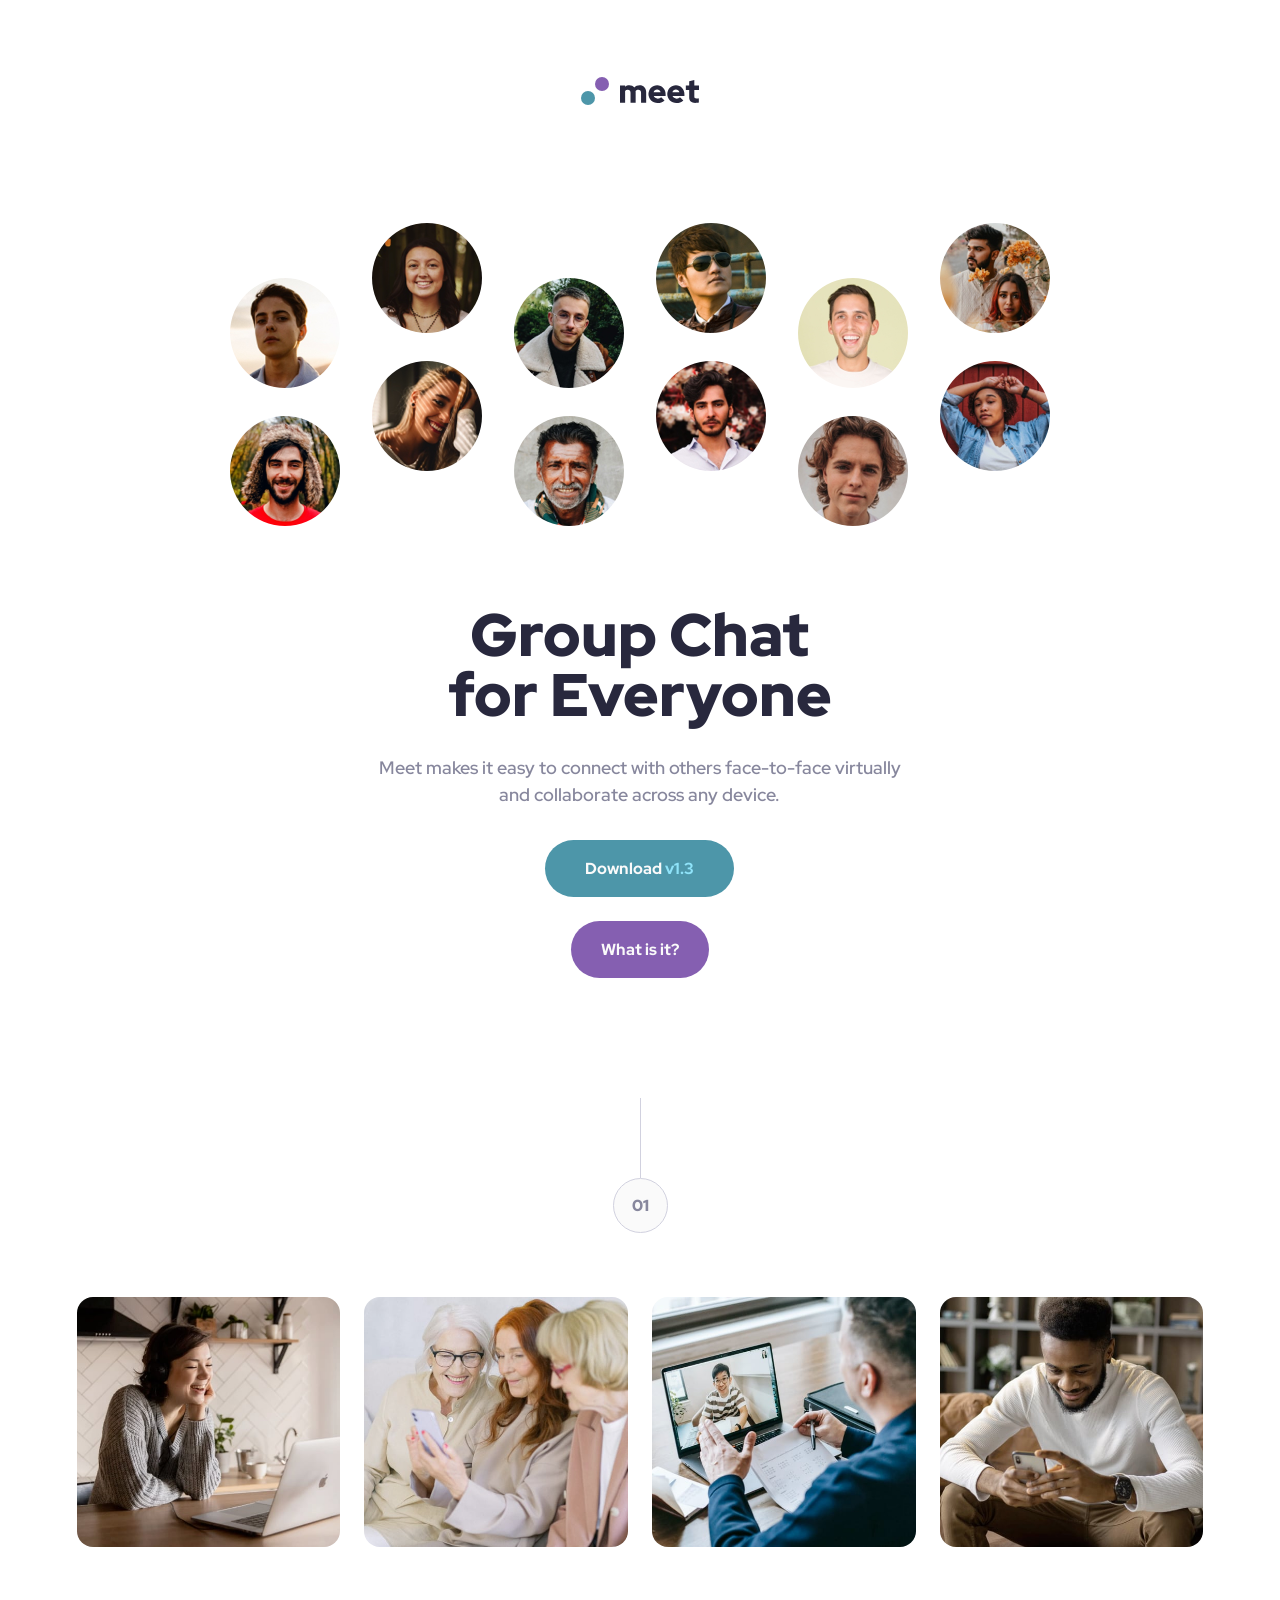
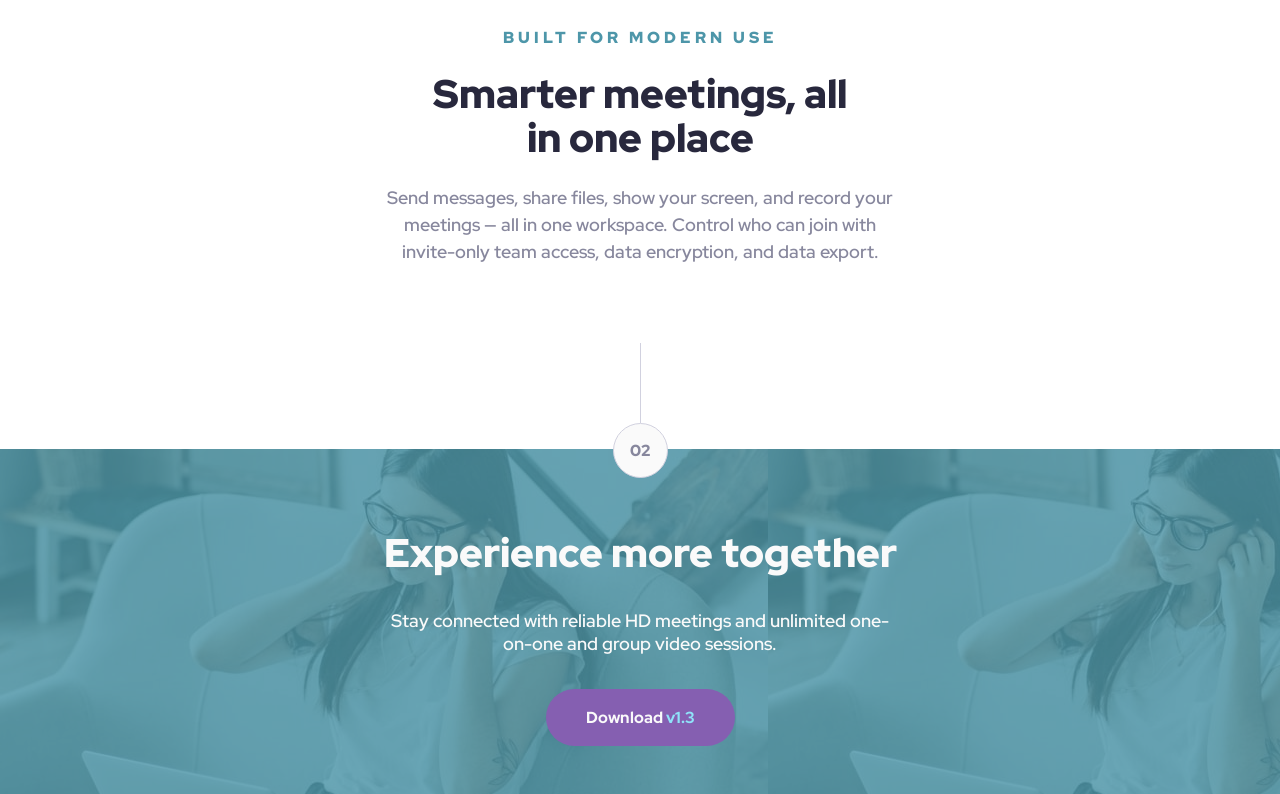
<file: index.html>
<!DOCTYPE html>
<html lang="en">
<head>
  <meta charset="UTF-8">
  <meta name="viewport" content="width=device-width, initial-scale=1.0">
  <meta name="description" content="Meet. An application to connect with others face-to-face virtually and collaborate across any device">
  <link rel="icon" type="image/png" sizes="32x32" href="./assets/favicon-32x32.png">
  <link rel="stylesheet" href="styles.css">
  <title>Frontend Mentor | Meet landing page</title>
  <link rel="preconnect" href="https://fonts.googleapis.com">
  <link rel="preconnect" href="https://fonts.gstatic.com" crossorigin>
  <link href="https://fonts.googleapis.com/css2?family=Red+Hat+Display:ital,wght@0,300..900;1,300..900&display=swap" rel="stylesheet">
</head>
<body>
  <header>
      <img src="assets/logo.svg" alt="meet logo">
  </header>
  <main>
    <div class="hero-chat">
      <div id="hero" >
        <img src="assets/tablet/image-hero.png" alt="collection of portraits">
      </div>
      <section id="chat">
        <h1>Group Chat for Everyone</h1>
        <p class="chat-text width-limit">Meet makes it easy to connect with others face-to-face virtually and collaborate across any device.</p>
        <div class="btn-box">
          <a href="#" class="btn cyan btn-thick">Download <span class="btn-version">v1.3</span></a>
          <a href="#" class="btn purple">What is it?</a>
        </div>
      </section>
    </div>
    <section id="desk-hero">
      <img id="hero-img-left" src="assets/desktop/image-hero-left.png" alt="collection of portraits">
      <div id="hero-center">
        <h1 >Group Chat for Everyone</h1>
        <p class="chat-text width-limit">Meet makes it easy to connect with others face-to-face virtually and collaborate across any device.</p>
        <div class="btn-box">
          <a href="#" class="btn cyan btn-thick">Download <span class="btn-version">v1.3</span></a>
          <a href="#" class="btn purple">What is it?</a>
        </div>
      </div>
      <img id="hero-img-right" src="assets/desktop/image-hero-right.png" alt="collection of portraits">
    </section>
    <div class="vl" id="vl-one"></div>
    <div id="circle-one" class="num-circle">
      <p>01</p>
    </div>
    <div class="gallery">
      <div class="gallery-wrapper">
        <img src="assets/desktop/image-woman-in-videocall.jpg" alt="woman in videocall">
        <img src="assets/desktop/image-women-videochatting.jpg" alt="women videochatting">
        <img src="assets/desktop/image-men-in-meeting.jpg" alt="man in virtual meeting">
        <img src="assets/desktop/image-man-texting.jpg" alt="man texting">
      </div>
    </div>
    <section class="smarter">
      <div class="smarter-text">
        <p class="smarter-pre-head">Built for modern use</p>
        <h2 >Smarter meetings, all in one place</h2>
        <p class="smarter-body width-limit">Send messages, share files, show your screen, and record your meetings — all in one 
          workspace. Control who can join with invite-only team access, data encryption, and data export.</p>
      </div>
    </section>
    
    <section class="experience">
      <div class="exp-wrap">
        
          <div id="icon-two">
            <div class="vl" id="vl-two"></div>
            <p id="circle-two" class="num-circle">02</p>
          </div>  
          <h2 class="tight">Experience more together</h2>
          <p class="width-limit tight">Stay connected with reliable HD meetings and unlimited one-on-one and group video sessions.</p>  
          <a href="#" class="btn purple btn-thick">Download <span class="btn-version">v1.3</span></a>
         
      </div>
    </section>
  </main>
</body>
</html>
</file>
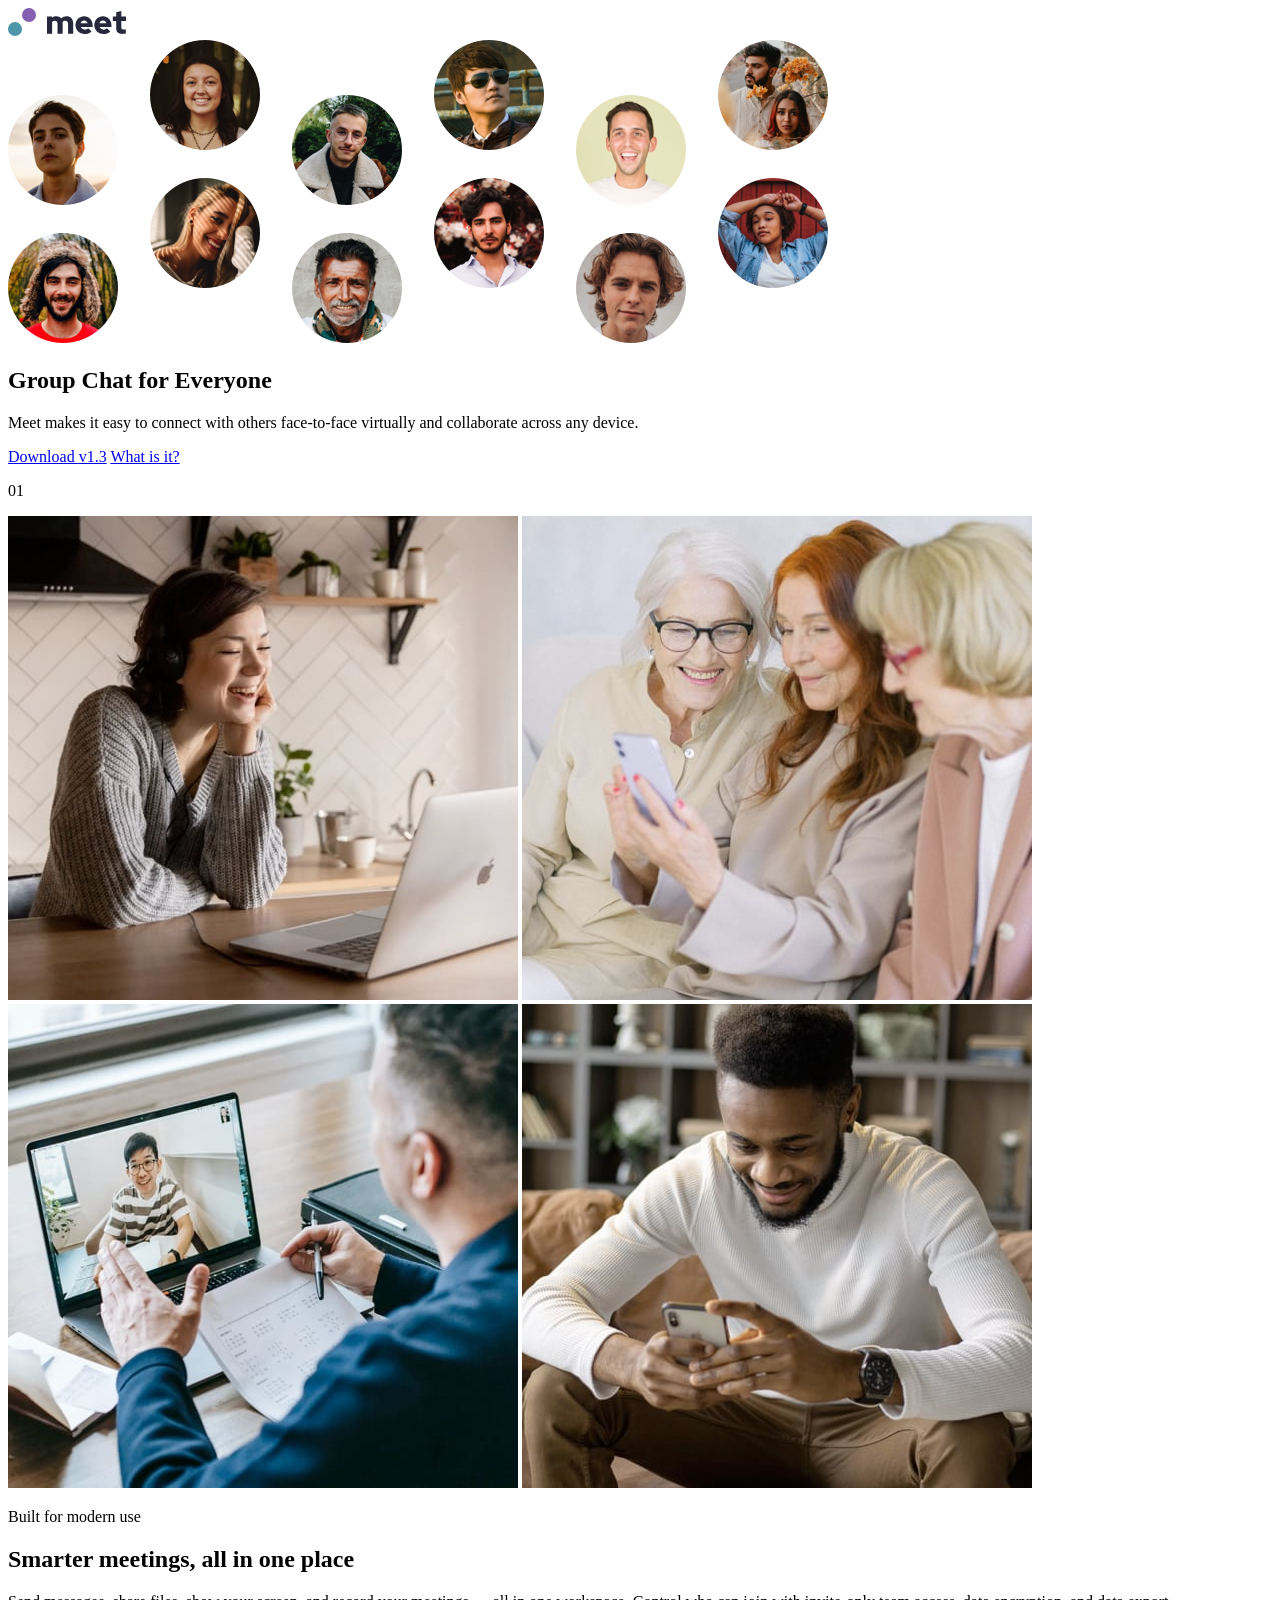
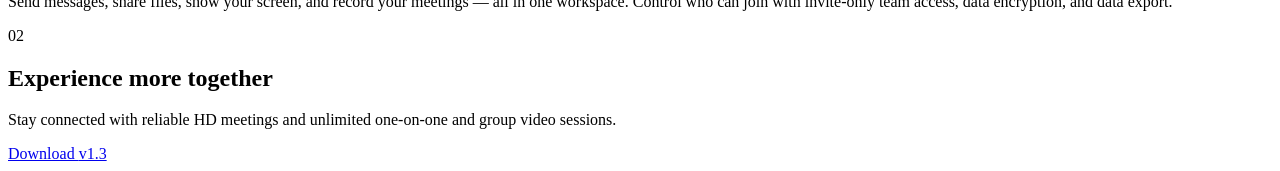
<file: starter-code/index.html>
<!DOCTYPE html>
<html lang="en">
<head>
  <meta charset="UTF-8">
  <meta name="viewport" content="width=device-width, initial-scale=1.0">
  <meta name="description" content="Meet. An application to connect with others face-to-face virtually and collaborate across any device">
  <link rel="icon" type="image/png" sizes="32x32" href="./assets/favicon-32x32.png">
  <link rel="stylesheet" href="styles.css">
  <title>Frontend Mentor | Meet landing page</title>
  <link rel="preconnect" href="https://fonts.googleapis.com">
  <link rel="preconnect" href="https://fonts.gstatic.com" crossorigin>
  <link href="https://fonts.googleapis.com/css2?family=Red+Hat+Display:ital,wght@0,300..900;1,300..900&display=swap" rel="stylesheet">
</head>
<body>
  <header>
      <img src="assets/logo.svg" alt="meet logo">
  </header>
  <main>
    <section id="hero">
      <img src="assets/tablet/image-hero.png">
      <h1>Group Chat for Everyone</h1>
      <p class="hero-text">Meet makes it easy to connect with others face-to-face virtually and collaborate across any device.</p>
      <a href="#" class="btn cyan">Download <span class="btn-version">v1.3</span></a>
      <a href="#" class="btn purple">What is it?</a>
    </section>
    <p id="circle-one" class="num-circle">01</p>
    <section class="smarter">
      <div class="gallery">
        <img src="assets/desktop/image-woman-in-videocall.jpg" alt="woman in videocall">
        <img src="assets/desktop/image-women-videochatting.jpg" alt="women videochatting">
        <img src="assets/desktop/image-men-in-meeting.jpg" alt="man in virtual meeting">
        <img src="assets/desktop/image-man-texting.jpg" alt="man texting">
      </div>
      <div class="smarter-text">
        <p class="smarter-pre-head">Built for modern use</p>
        <h2>Smarter meetings, all in one place</h2>
        <p class="smarter-body">Send messages, share files, show your screen, and record your meetings — all in one 
          workspace. Control who can join with invite-only team access, data encryption, and data export.</p>
      </div>
    </section>
    <p id="circle-two" class="num-circle">02</p>
    <section class="experience">
      <h2>Experience more together</h2>
      <p>Stay connected with reliable HD meetings and unlimited one-on-one and group video sessions.</p>
      <a href="#" class="btn purple">Download <span class="btn-version">v1.3</span></a>
    </section>
  </main>
</body>
</html>
</file>
<file: styles.css>
:root {
    /* Colors */
    --cyan-300: #8FE3F9;
    --cyan-600: #4D96A9;
    --purple-300: #D9B8FF;
    --purple-600: #855FB1;
    --slate-300: #D1D1DF;
    --slate-600: #87879D;
    --slate-900: #28283D;
    --white: #FAFAFA;

    /* Font Presets */

    --preset-1-sz: 50px;
    --preset-1-ht: 1.1;

    --preset-2-sz: 40px;
    --preset-2-ht: 1.1;

    --preset-3-sz: 16px;
    --preset-3-ht: 1.1;
    --preset-3-letter-spacing: 4px;

    --preset-4-sz: 18px;
    --preset-4-ht: 1.1;

    --preset-5-sz: 16x;
    --preset-5-ht: 1.5;

    /* Spacing */

    /* --space: 8px;
    --space-xs: calc(var(--space) * 0.5);
    --space-sm: var(--space);
    --space-md: calc(var(--space) * 2);
    --space-lg: calc(var(--space) * 3);
    --space-xl: calc(var(--space) * 4);
    --space-xxl: calc(var(--space) * 5); */

    --space-50: 4px;
    --space-100: 8px;
    --space-200: 16px;
    --space-300: 24px;
    --space-400: 32px;
    --space-500: 40px;
    --space-700: 56px;
    --space-800: 64px;
    --space-900: 72px;
    --space-1000: 80px;
    --space-1400: 112px;

}


.red-hat-display-font {
    font-family: "Red Hat Display", sans-serif;
    font-optical-sizing: auto;
    font-weight: 300 900;
    font-style: normal;
  }

*, *::before, *::after {
    box-sizing: border-box;
}

body {
    min-height: 100vh;
    padding: 0;
    margin: 0;
    font-family: "Red Hat Display", sans-serif;
}

main {
    display: flex;
    flex-direction: column;
    align-items: center;
}

header {
    display: flex;
    justify-content: center;
    align-items: center;
    padding: 6vw 6vw 8vw;
}

.hero-chat {
    display: flex;
    flex-direction: column;
    align-items: center;
    margin-bottom: 5vw;
}



#hero {
    
   margin: var(--space-200);
}

#chat {
    display: flex;
    flex-direction: column;
    align-items: center;
    padding: var(--space-100);
    text-align: center;
    width: 90%;
}

.btn-box {
    display: flex;
    flex-direction: column;
    align-items: center;
    gap: var(--space-300);
}

.btn {
    text-decoration: none;
    font-family: inherit;
    font-size: var(--preset-3-sz);
    font-weight: 800;
    display: block;
    width: fit-content;
    padding: 18px 30px;
    border-radius: 50px;
    
    color: var(--white);
}

.btn-thick {
    padding: 18px 40px;
}

.btn:hover {
    opacity: 0.7;
}

.cyan {
    background-color: var(--cyan-600);
}

.purple {
    background-color: var(--purple-600);
}

.btn-version {
    color: var(--cyan-300);
}



#vl-one, #vl-two {
    border-left: 1px solid var(--slate-300);
    height: 80px;
    margin-top: 3rem;
}

#circle-one, #circle-two {
    border: 1px solid var(--slate-300);
    border-radius: 200px;
    height: 55px;
    width: 55px;
    margin-top: 0;
    font-size: var(--preset-3-sz);
    font-weight: 900;
    color: var(--slate-600);
    display: flex;
    justify-content: center;
    align-items: center;
    background-color: var(--white);
}

.gallery {
    width: 88%;
    margin: 4rem 0 2rem;
}

.gallery-wrapper {
    display: grid;
    grid-template-columns: 1fr 1fr;
    grid-template-rows: 1fr 1fr;
    grid-gap: var(--space-200);
}

.smarter {
    margin-top: 3rem;
    text-align: center;
    width: 90%;
    display: flex;
    justify-content: center;
}

.smarter-text {
    text-align: center; 
    display: flex;
    flex-direction: column;
    align-items: center;
}

#icon-two {
    display: flex;
    flex-direction: column;
    align-items: center;
    position: absolute;
    top: -154px;
    left: 50%;
    right: 50%;
    z-index: 2;
    
}

.experience {
    background: url("assets/mobile/image-footer.jpg");
    color: var(--white);
    background-repeat: no-repeat;
    background-position: center;
    background-size: cover;
    position: relative;
    margin-top: 9.5rem;
    width: 100%;
    
   
}

.exp-wrap {
    background-color: rgba(77, 150, 169, 0.82);
    z-index: 2;
    height: 100%;
    width: 100%;
    padding: 3rem;
    text-align: center;
    display: flex;
    flex-direction: column;
    align-items: center;
    gap: var(--space-200);
}

.width-limit {
    max-width: 525px;
}

#desk-hero {
    display: none;
    justify-content: center;
    align-items: center;
    position: relative;
    width: 100%;
    margin-bottom: 4.5rem;
    
}



#hero-center {
    text-align: center;
}


/* Images */

img {
    max-width: 100%;
}

.gallery-wrapper img {
    border-radius: var(--space-200);
    
}

.exp-bg {
    position: absolute;
    top: 0;
    left:0;
    opacity: 0.5;
    z-index: -1;
}

#hero-img-left {
    position: absolute;
    top: 0;
    left: -30px;
    overflow: hidden;
    
}

#hero-img-right {
    position: absolute;
    top: 60px;
    right: -30px;
    overflow: hidden;
}

/* Typography */

h1 {
    display: inline-block;
    font-size: var(--preset-1-sz);
    line-height: 1;
    font-weight: 900;
    margin: 50px 0 5px;
    max-width: 400px;
    color: var(--slate-900);
}

h2 {
    font-size: 36px;
    line-height: var(--preset-2-ht);
    font-weight: 900; 
    color: var(--slate-900);
}

.smarter-text h2 {
    margin-top: var(--space-300);
    margin-bottom: 0;
    max-width: 450px;
}


.experience h2 {
    margin-bottom: 0;
    color: var(--white);
}

.chat-text, .smarter-body {
    font-size: var(--preset-4-sz);
    line-height: var(--preset-5-ht);
    
    font-weight: 600;
    color: var(--slate-600);
    margin: var(--space-300) 0 var(--space-400);
}



.smarter-pre-head {
    text-transform: uppercase;
    color: var(--cyan-600);
    font-size: var(--preset-3-sz);
    letter-spacing: var(--preset-3-letter-spacing);
    font-weight: 900;
    margin: 0;
}



.experience p {
    font-weight: 600;
    font-size: var(--preset-4-sz);
}

@media (min-width: 768px) {
    

    .gallery-wrapper {
        grid-template-columns: repeat(4, 1fr);
        grid-template-rows: initial;
        grid-gap: var(--space-300);
    }

    h1 {
        font-size: 60px;
    }

    h2 {
        font-size: 40px;
    }

    .experience {
        background: url("assets/tablet/image-footer.jpg")
    }
    
}

@media (min-width: 1440px) {
    .hero-chat {
        display: none;
    }

    .btn-box {
        flex-direction: row;
        justify-content: center;
    }

    header {
        margin-top: 2.5vw;
        padding: 3vw;
        margin-bottom: 1vw;
    }

    #desk-hero {
        display: flex;
    }

    h1 {
        font-size: 64px;
        max-width: 450px;
    }

    .gallery {
        display: flex;
        justify-content: center;
        width: 80%;
    }
    .gallery-wrapper {
        width: 96%;
    }

    .experience {
        background: url("assets/desktop/image-footer.jpg");
        background-size: cover;
    }

    .exp-wrap {
       flex-direction: row;
       justify-content: space-evenly;
       padding: 6rem;
    }

    .tight {
        max-width: 375px;
        text-align: left;
    }

   
}
</file>
<file: starter-code/styles.css>
:root {
    /* Colors */
    --cyan-300: #8FE3F9;
    --cyan-600: #4D96A9;
    --purple-300: #D9B8FF;
    --purple-600: #855FB1;
    --slate-300: #D1D1DF;
    --slate-600: #87879D;
    --slate-900: #28283D;
    --white: #FAFAFA;

    /* Font Presets */

    --preset-1-font-size: 64px;
    --preset-1-line-height: 1.1;

    --preset-2-font-size: 40px;
    --preset-2-line-height: 1.1;

    --preset-3-font-size: 16px;
    --preset-3-line-height: 1.1;
    --preset-3-letter-spacing: 4px;

    --preset-4-font-size: 16px;
    --preset-4-line-height: 1.1;

    --preset-5-font-size: 16x;
    --preset-5-line-height: 1.5;

    /* Spacing */

    --space: 8px;
    --space-xs: calc(var(--space) * 0.5);
    --space-sm: var(--space);
    --space-md: calc(var(--space) * 2);
    --space-lg: calc(var(--space) * 3);
    --space-xl: calc(var(--space) * 4);
    --space-xxl: calc(var(--space) * 5);

}


.red-hat-display-font {
    font-family: "Red Hat Display", sans-serif;
    font-optical-sizing: auto;
    font-weight: 300 900;
    font-style: normal;
  }

*, *::before, *::after {
    box-sizing: border-box;
}

body {
    min-height: 100vh;
}


/* Images */

img {
    max-width: 100%;
}
</file>
